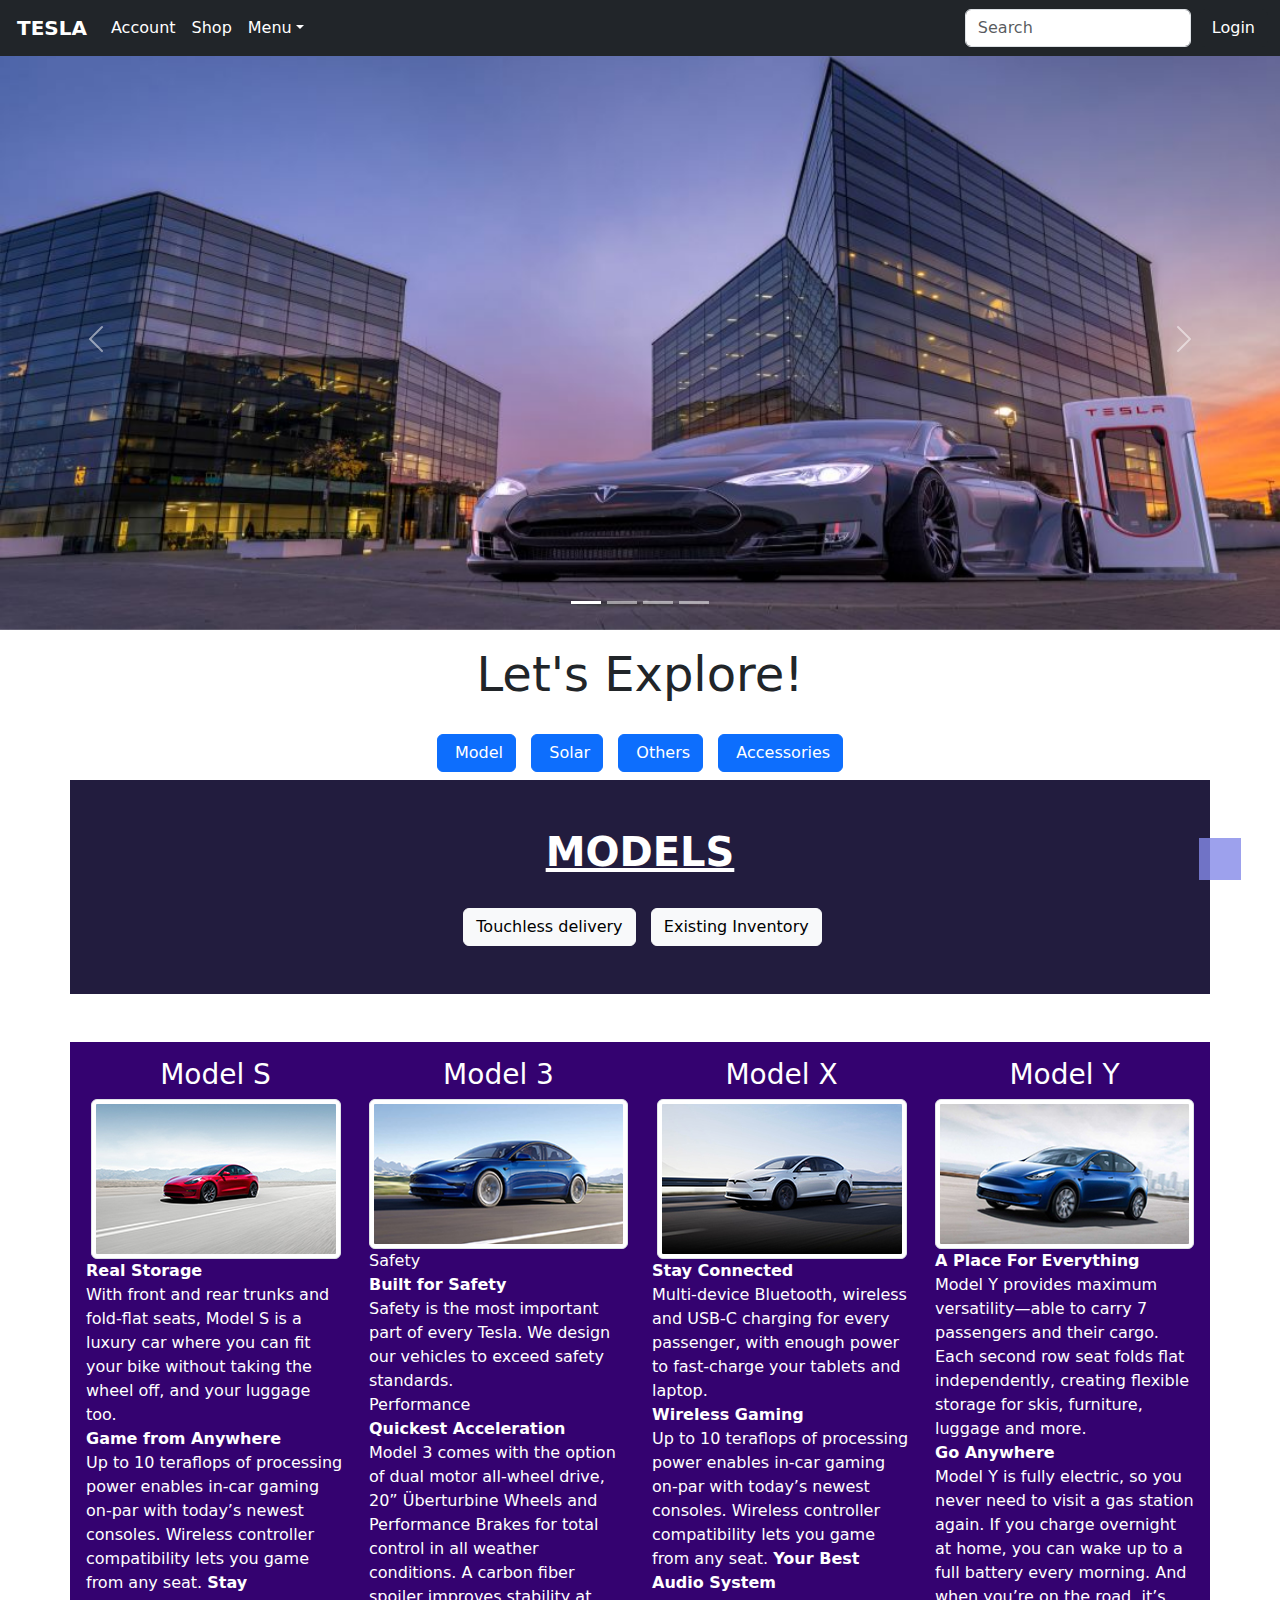
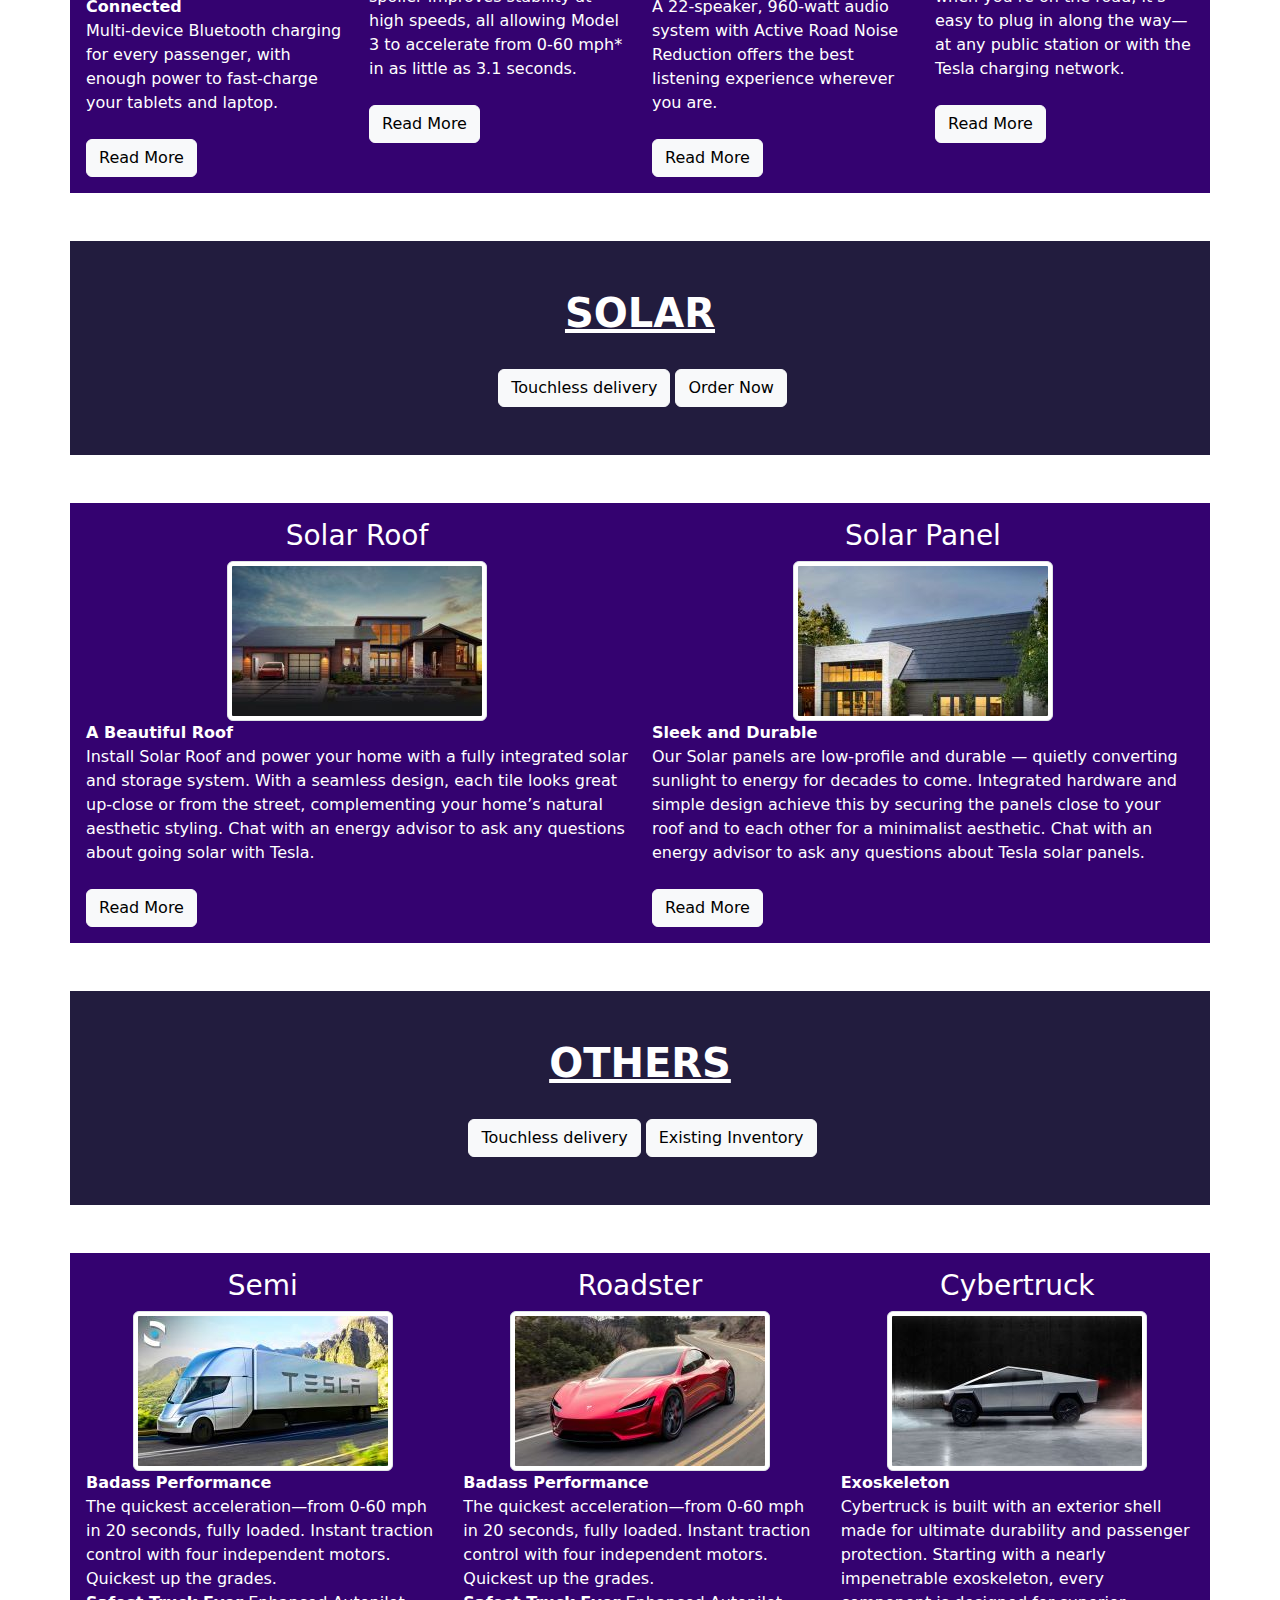
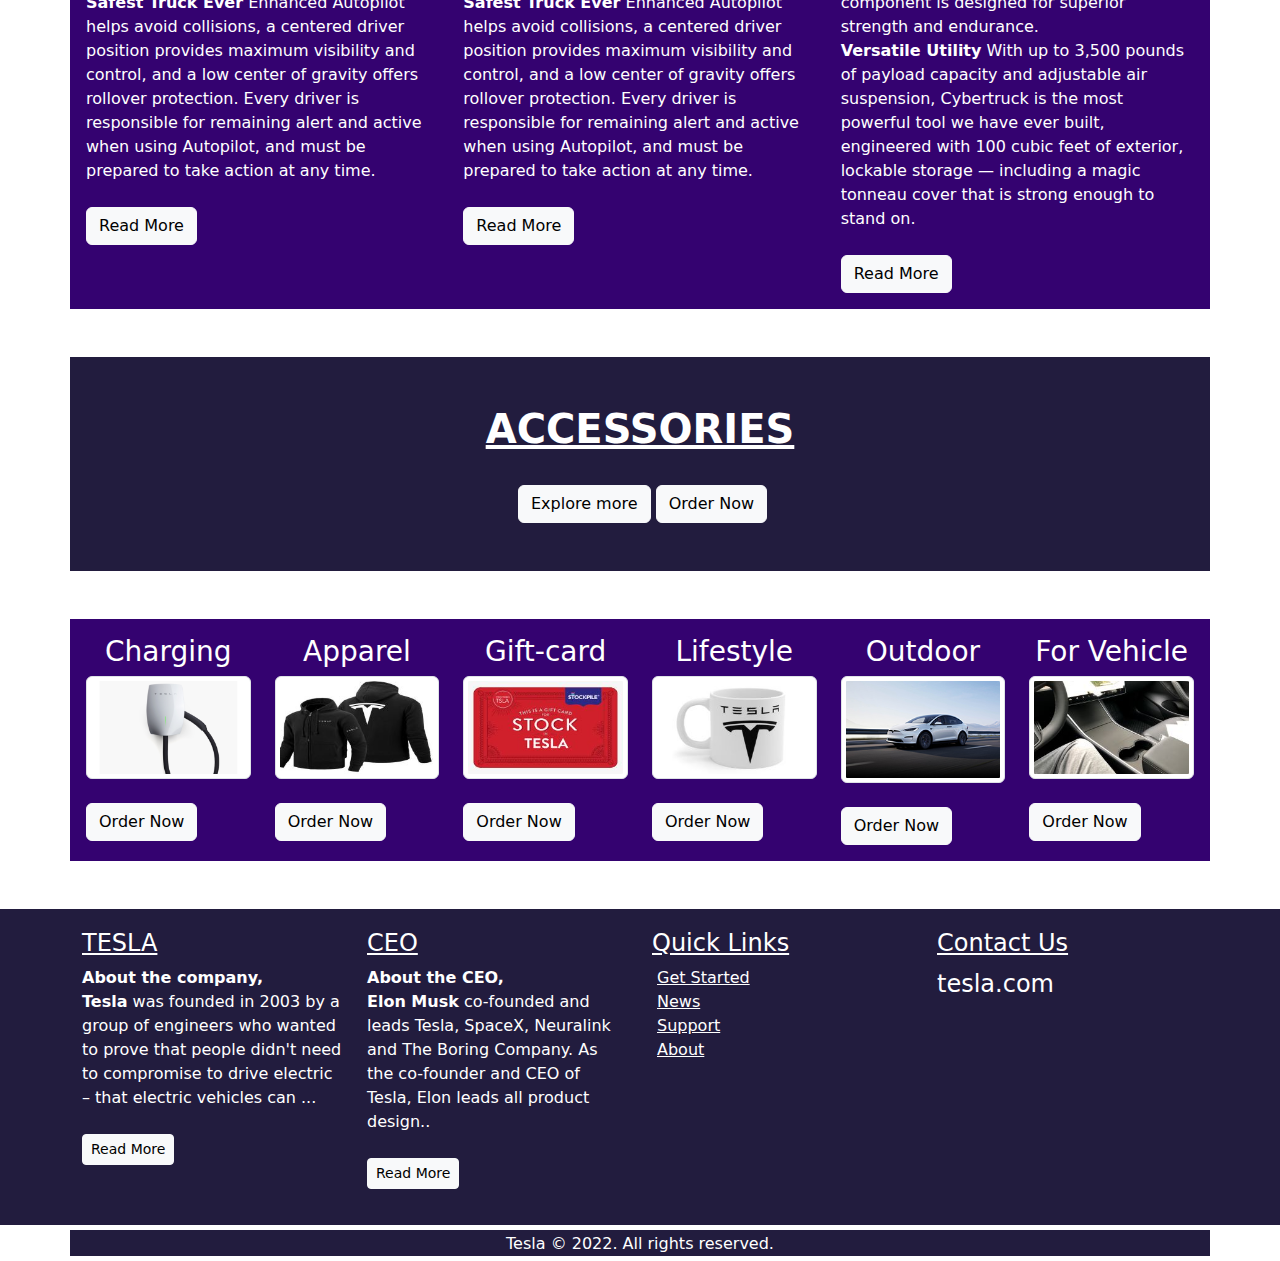
<file: index.html>
<!DOCTYPE html>
<html lang="en">
<head>
  <title>TESLA</title>
  <meta charset="utf-8">
  <meta name="viewport" content="width=device-width, initial-scale=1">
  
  <link href="tesla.css" rel="stylesheet" type="text/css">
	 <link href="https://cdn.jsdelivr.net/npm/bootstrap@5.1.3/dist/css/bootstrap.min.css" rel="stylesheet">
  <script src="https://cdn.jsdelivr.net/npm/bootstrap@5.1.3/dist/js/bootstrap.bundle.min.js"></script>

	
</head>
<body>
	<nav class="navbar navbar-expand-sm navbar-dark bg-dark fixed-top">
  <div class="container-fluid">
    <a class="navbar-brand" href="https://www.tesla.com/"><strong>TESLA</strong></a>
    <button class="navbar-toggler" type="button" data-bs-toggle="collapse" data-bs-target="#mynavbar">
      <span class="navbar-toggler-icon"></span>
    </button>
    <div class="collapse navbar-collapse" id="mynavbar">
      <ul class="navbar-nav me-auto">
        <li class="nav-item">
          <a class="nav-link" href="javascript:void(0)">Account</a>
        </li>
        <li class="nav-item">
          <a class="nav-link" href="javascript:void(0)">Shop</a>
        </li>
        <li class="nav-item dropdown">
    <a class="nav-link dropdown-toggle" data-bs-toggle="dropdown" href="#">Menu</a>
    <ul class="dropdown-menu">
      <li><a class="dropdown-item active" href="#">Find Us</a></li>
      <li><a class="dropdown-item text-dark" href="#">Support</a></li>
      <li><a class="dropdown-item text-dark" href="#">Investor Relations</a></li>
      <li><a class="dropdown-item text-dark" href="#">News</a></li>
	  <li><a class="dropdown-item disabled" href="#">Change Language</a></li>
    </ul>
  </li>
      </ul>
      <form class="d-flex">
        <input class="form-control me-2" type="text" placeholder="Search">
        <button class="btn btn-dark" type="button">Login</button>
      </form>
    </div>
  </div>
</nav><br><br> 
	<!-- Carousel -->
<div id="demo" class="carousel slide" data-bs-ride="carousel">

  <!-- Indicator -->
  <div class="carousel-indicators">
    <button type="button" data-bs-target="#demo" data-bs-slide-to="0" class="active"></button>
    <button type="button" data-bs-target="#demo" data-bs-slide-to="1"></button>
    <button type="button" data-bs-target="#demo" data-bs-slide-to="2"></button>
	 <button type="button" data-bs-target="#demo" data-bs-slide-to="3"></button>
  </div>
  
  <!--slide-->
  <div class="carousel-inner">
    <div class="carousel-item active">
      <img src="1.jpg" alt="about" class="d-block" style="width:100%">
    </div>
    <div class="carousel-item">
      <img src="2.jpg" alt="about" class="d-block" style="width:100%">
    </div>
    <div class="carousel-item">
       <img src="3.jpg" alt="about" class="d-block" style="width:100%">
    </div>
	   <div class="carousel-item">
       <img src="4.jpg" alt="about" class="d-block" style="width:100%">
    </div>
  </div>
  
  <!--controls-->
  <button class="carousel-control-prev" type="button" data-bs-target="#demo" data-bs-slide="prev">
    <span class="carousel-control-prev-icon"></span>
  </button>
  <button class="carousel-control-next" type="button" data-bs-target="#demo" data-bs-slide="next">
    <span class="carousel-control-next-icon"></span>
  </button>
</div>


	<div class="container-fluid p-2">
		<center><font size="+4">Let's Explore!</font><br><br>
  <button type="button" class="btn btn-primary"><a href="#con">Model</a></button>&nbsp;&nbsp; <button type="button" class="btn btn-primary"><a href="#contfoot">Solar</a></button>&nbsp;&nbsp; <button type="button" class="btn btn-primary"><a href="#contfoote">Others</a></button>&nbsp;&nbsp; <button type="button" class="btn btn-primary"><a href="#contfoo">Accessories</a></button></center>
</div>	
		
		
<!--model-->
	<div class="container p-5 text-white text-center" id="con">
  <h1><strong><u>MODELS</u></strong></h1><br>
		<a href="https://www.tesla.com/support/taking-delivery?redirect=no"><button type="button" class="btn btn-light">Touchless delivery</button></a>&nbsp;&nbsp;
  <button type="button" class="btn btn-light">Existing Inventory</button>
	</div>
   <div class="container mt-5 p-3">
 <font color="white"> <div class="row">
    <div class="col-sm-3">
      <h3>Model S</h3>
	<center><img src="M3-Homepage-Dnew.jpg" class="img-thumbnail" alt="ms"></center>
		<b>Real Storage</b><br>
		With front and rear trunks and fold-flat seats, Model S is a luxury car where you can fit your bike without taking the wheel off, and your luggage too.<br>
      <b>Game from Anywhere</b><br>
Up to 10 teraflops of processing power enables in-car gaming on-par with today’s newest consoles. Wireless controller compatibility lets you game from any seat.
		<b>Stay Connected</b><br>
		Multi-device Bluetooth charging for every passenger, with enough power to fast-charge your tablets and laptop.
		<br><br> <button type="button" class="btn btn-light">Read More</button>
    </div>
    <div class="col-sm-3">
      <h3>Model 3</h3>
		<center><img src="ko2z8etfrnxiwh4fsiutnew.jpg" class="img-thumbnail" alt="m3"></center>
      Safety<br>
		<b>Built for Safety</b><br>
		Safety is the most important part of every Tesla. We design our vehicles to exceed safety standards.<br>
		Performance<br><b>Quickest Acceleration</b><br>
		Model 3 comes with the option of dual motor all-wheel drive, 20” Überturbine Wheels and Performance Brakes for total control in all weather conditions. A carbon fiber spoiler improves stability at high speeds, all allowing Model 3 to accelerate from 0-60 mph* in as little as 3.1 seconds.
		<br> <br><button type="button" class="btn btn-light">Read More</button>
    </div>
    <div class="col-sm-3">
      <h3>Model X</h3>  
		<center><img src="MX-Hero-Desktopnew.jpg" class="img-thumbnail" alt="mx"></center>
		<b>Stay Connected</b><br>
		Multi-device Bluetooth, wireless and USB-C charging for every passenger, with enough power to fast-charge your tablets and laptop.<br>
		<b>Wireless Gaming</b><br>
		Up to 10 teraflops of processing power enables in-car gaming on-par with today’s newest consoles. Wireless controller compatibility lets you game from any seat.
      <b>Your Best Audio System</b><br>
		A 22-speaker, 960-watt audio system with Active Road Noise Reduction offers the best listening experience wherever you are.<br><br> <button type="button" class="btn btn-light">Read More</button>
    </div>
	<div class="col-sm-3">
      <h3>Model Y</h3>  
		<center><img src="tesla-model-ynew.jpg" class="img-thumbnail" alt="my"></center>
      <b>A Place For Everything</b><br>
		Model Y provides maximum versatility—able to carry 7 passengers and their cargo. Each second row seat folds flat independently, creating flexible storage for skis, furniture, luggage and more. <br>
		<b>Go Anywhere</b><br>
		Model Y is fully electric, so you never need to visit a gas station again. If you charge overnight at home, you can wake up to a full battery every morning. And when you’re on the road, it’s easy to plug in along the way—at any public station or with the Tesla charging network.<br><br> <button type="button" class="btn btn-light">Read More</button>
    </div>
  </div></font>
</div><br><br>
<div class="container p-5 text-white text-center" id="contfoot">
  <h1><strong><u>SOLAR</u></strong></h1><br>
		<a href="https://www.tesla.com/support/taking-delivery?redirect=no"><button type="button" class="btn btn-light">Touchless delivery</button></a>
  <button type="button" class="btn btn-light">Order Now</button>
	</div>
   <div class="container mt-5 p-3">
 <font color="white"> <div class="row">
    <div class="col-sm-6">
      <h3>Solar Roof</h3>
	<center><img src="tesla-solar-roof.0neww.jpg" class="img-thumbnail" alt="ms"></center>
      <b>A Beautiful Roof</b><br>
		Install Solar Roof and power your home with a fully integrated solar and storage system. With a seamless design, each tile looks great up-close or from the street, complementing your home’s natural aesthetic styling. Chat with an energy advisor to ask any questions about going solar with Tesla.<br><br>
		<button type="button" class="btn btn-light">Read More</button>
    </div>
    <div class="col-sm-6">
      <h3>Solar Panel</h3>
		<center><img src="SR-Hero_2880x1800neww.jpg" class="img-thumbnail" alt="m3"></center>
      <b>Sleek and Durable</b><br>
		Our Solar panels are low-profile and durable — quietly converting sunlight to energy for decades to come. Integrated hardware and simple design achieve this by securing the panels close to your roof and to each other for a minimalist aesthetic. Chat with an energy advisor to ask any questions about Tesla solar panels.<br><br>
		<button type="button" class="btn btn-light">Read More</button>
    </div>
   
  </div></font>
</div><br><br>
<div class="container p-5 text-white text-center" id="contfoote">
  <h1><strong><u>OTHERS</u></strong></h1><br>
		<a href="https://www.tesla.com/support/taking-delivery?redirect=no"><button type="button" class="btn btn-light">Touchless delivery</button></a>
  <button type="button" class="btn btn-light">Existing Inventory</button>
	</div>
   <div class="container mt-5 p-3">
 <font color="white"> <div class="row">
    <div class="col-sm-4">
      <h3>Semi</h3>
	<center><img src="semi.jpg" class="img-thumbnail" alt="ms"></center>
        <b>Badass Performance</b><br>
		The quickest acceleration—from 0-60 mph in 20 seconds, fully loaded. Instant traction control with four independent motors. Quickest up the grades.<br>
		<b>Safest Truck Ever</b>
		Enhanced Autopilot helps avoid collisions, a centered driver position provides maximum visibility and control, and a low center of gravity offers rollover protection. Every driver is responsible for remaining alert and active when using Autopilot, and must be prepared to take action at any time.<br><br>
		<button type="button" class="btn btn-light">Read More</button>
    </div>
    <div class="col-sm-4">
      <h3>Roadster</h3>
		<center><img src="roadster.jpg" class="img-thumbnail" alt="m3"></center>
      <b>Badass Performance</b><br>
		The quickest acceleration—from 0-60 mph in 20 seconds, fully loaded. Instant traction control with four independent motors. Quickest up the grades.<br>
		<b>Safest Truck Ever</b>
		Enhanced Autopilot helps avoid collisions, a centered driver position provides maximum visibility and control, and a low center of gravity offers rollover protection. Every driver is responsible for remaining alert and active when using Autopilot, and must be prepared to take action at any time.<br><br>
		<button type="button" class="btn btn-light">Read More</button>
    </div>
    <div class="col-sm-4">
      <h3>Cybertruck</h3>  
		<center><img src="cybertruck.jpg" class="img-thumbnail" alt="mx"></center>
     <b>Exoskeleton</b><br>
		Cybertruck is built with an exterior shell made for ultimate durability and passenger protection. Starting with a nearly impenetrable exoskeleton, every component is designed for superior strength and endurance.<br>
		<b>Versatile Utility</b>
		With up to 3,500 pounds of payload capacity and adjustable air suspension, Cybertruck is the most powerful tool we have ever built, engineered with 100 cubic feet of exterior, lockable storage — including a magic tonneau cover that is strong enough to stand on.<br><br>
		<button type="button" class="btn btn-light">Read More</button>
    </div>
	
  </div></font>
</div>	<br><br>
<div class="container p-5 text-white text-center" id="contfoo">
  <h1><strong><u>ACCESSORIES</u></strong></h1><br>
		<a href="https://www.tesla.com/support/taking-delivery?redirect=no"><button type="button" class="btn btn-light">Explore more</button></a>
  <button type="button" class="btn btn-light">Order Now</button>
	</div>
   <div class="container mt-5 p-3">
 <font color="white"> <div class="row">
    <div class="col-sm-2">
      <h3>Charging</h3>
	<center><img src="22c4c7f8-dc6c-40f0-b3da-d4435d5fd199_1.d7bd611d11aff6de7fc48f0bf67e734f.png" class="img-thumbnail" alt="ms"></center><br>
      
	  <button type="button" class="btn btn-light">Order Now</button>
    </div>
    <div class="col-sm-2">
      <h3>Apparel</h3>
		<center><img src="rBVaVV0BIueAbEDLAAD2YKf8WDM059.jpg" class="img-thumbnail" alt="m3"></center><br>
      
	  <button type="button" class="btn btn-light">Order Now</button>
    </div>
    <div class="col-sm-2">
      <h3>Gift-card</h3>  
		<center><img src="download.jpg" class="img-thumbnail" alt="mx"></center><br>
      
	  <button type="button" class="btn btn-light">Order Now</button>
    </div>
	<div class="col-sm-2">
      <h3>Lifestyle</h3>  
		<center><img src="drink.jpg" class="img-thumbnail" alt="my"></center><br>
      
	  <button type="button" class="btn btn-light">Order Now</button>
    </div>
	 <div class="col-sm-2">
      <h3>Outdoor</h3>  
		<center><img src="MX-Hero-Desktopnew.jpg" class="img-thumbnail" alt="mx"></center><br>
      
	  <button type="button" class="btn btn-light">Order Now</button>
    </div>
	<div class="col-sm-2">
      <h3>For Vehicle</h3>  
		<center><img src="Tesla-Model-3-center-console-wrap.jpg" class="img-thumbnail" alt="my"></center><br>
      
	  <button type="button" class="btn btn-light">Order Now</button>
    </div>
  </div></font>
</div><br><br>
<footer id="footer" class="footer-1">
<div class="main-footer widgets-dark typo-light">
<div class="container" id="contfooter">
<div class="row">
  
<div class="col-xs-12 col-sm-6 col-md-3">
<div class="widget subscribe no-box">
	<h4 class="widget-title"><u>TESLA</u><span></span></h4>
<p><strong>About the company,<br> Tesla</strong> was founded in 2003 by a group of engineers who wanted to prove that people didn't need to compromise to drive electric – that electric vehicles can ...<br><br>
	<button type="button" class="btn btn-light btn-sm">Read More</button></p>
</div>
</div>
<div class="col-xs-12 col-sm-6 col-md-3">
<div class="widget no-box">
<h4 class="widget-title"><u>CEO</u><span></span></h4>
<p><strong>About the CEO,<br> Elon Musk</strong> co-founded and leads Tesla, SpaceX, Neuralink and The Boring Company.

As the co-founder and CEO of Tesla, Elon leads all product design..<br><br>
	<button type="button" class="btn btn-light btn-sm">Read More</button></p>
</div>
</div>
<div class="col-xs-12 col-sm-6 col-md-3">
<div class="widget no-box">
<h4 class="widget-title"><u>Quick Links</u><span></span></h4>
 <font color="white">
	<ul class="thumbnail-widget">
<li>
<div class="thumb-content"><a href="#."><u>Get Started</u></a></div> 
</li>
<li>
<div class="thumb-content"><a href="#."><u>News</u></a></div> 
</li>
<li>
<div class="thumb-content"><a href="#."><u>Support</u></a></div> 
</li>
<li>
<div class="thumb-content"><a href="#."><u>About</u></a></div> 
</li>
</ul></font>
</div>
</div>



<div class="col-xs-12 col-sm-6 col-md-3">
 <div class="widget no-box">
  <h4 class="widget-title"><u>Contact Us</u><span></span></h4>
  <p><font size="+2" color="white" >tesla.com</font></p>
 </div>
</div>

</div>
</div>
</div>
  
<div class="footer-copyright">
 <div class="container" id="contf">
  <div class="row">
   <div class="col-md-12 text-center">
    <p>Tesla © 2022. All rights reserved.</p>
   </div>
  </div>
 </div>
</div>
</footer>
<a href="#" id="toTopBtn" class="cd-top text-replace js-cd-top cd-top--is-visible cd-top--fade-out" data-abc="true"></a>


	
</body>
</html>
</file>
<file: tesla.css>
@charset "utf-8";

h3{text-align: center;}
.dropdown-menu li .dropdown-item {
    text-align: left;
}
a:link {
	text-decoration: none;
	padding-left: 5px;
	color: #FFFFFF;
}
a:hover{
	color: #C1114B;
	font-size: 15px;
}
a:visited{
	color: #000000;
	text-decoration: underline;
}
.container{
	background-color: #340270;
}
.navbar.navbar-inverse .container-fluid .btn-group {
}
.navbar.navbar-inverse .container-fluid .btn-group {
    float: left;
}



footer .main-footer{  padding: 20px 0;  background: #221C3E;}
footer ul{  padding-left: 0;  list-style: none;}


.footer-copyright { background: #FFFFFF; padding: 5px 0;}
.footer-copyright .logo {    display: inherit;}
.footer-copyright nav {    float: right;    margin-top: 5px;}
.footer-copyright p { color: #FFFFFF; margin: 2px 0 0;}


.typo-light h1, 
.typo-light h2, 
.typo-light h3, 
.typo-light h4, 
.typo-light h5, 
.typo-light h6,
.typo-light p,
.typo-light div,
.typo-light span,
.typo-light small{  color: #FFFFFF;}



#contfooter{
 background-color:#221C3E;
}
#con {
	background-color:#221C3E;}
 #contfoot{
	background-color:#221C3E;}
#contfoo{
	background-color:#221C3E;}
#contfoote{
	background-color:#221C3E;}
#contf{
	background-color:#221C3E;;
}
#demo.carousel-control-prev-icon:hover{
	background-color: rgba(0,0,0,0.8);
}
.scroll {
    color: #fff;
    
}

#toTopBtn {
    position: fixed;
    bottom: 20px;
    right: 39px;
    z-index: 98;
    padding: 21px;
    background-color: rgba(133,137,232,0.8)
}



.cd-top {
    position: fixed;
    display: inline-block;

    background: url(https://res.cloudinary.com/dxfq3iotg/image/upload/v1571057658/cd-top-arrow.svg) no-repeat center 50%;
	background-color: #6181F2;}
</file>
